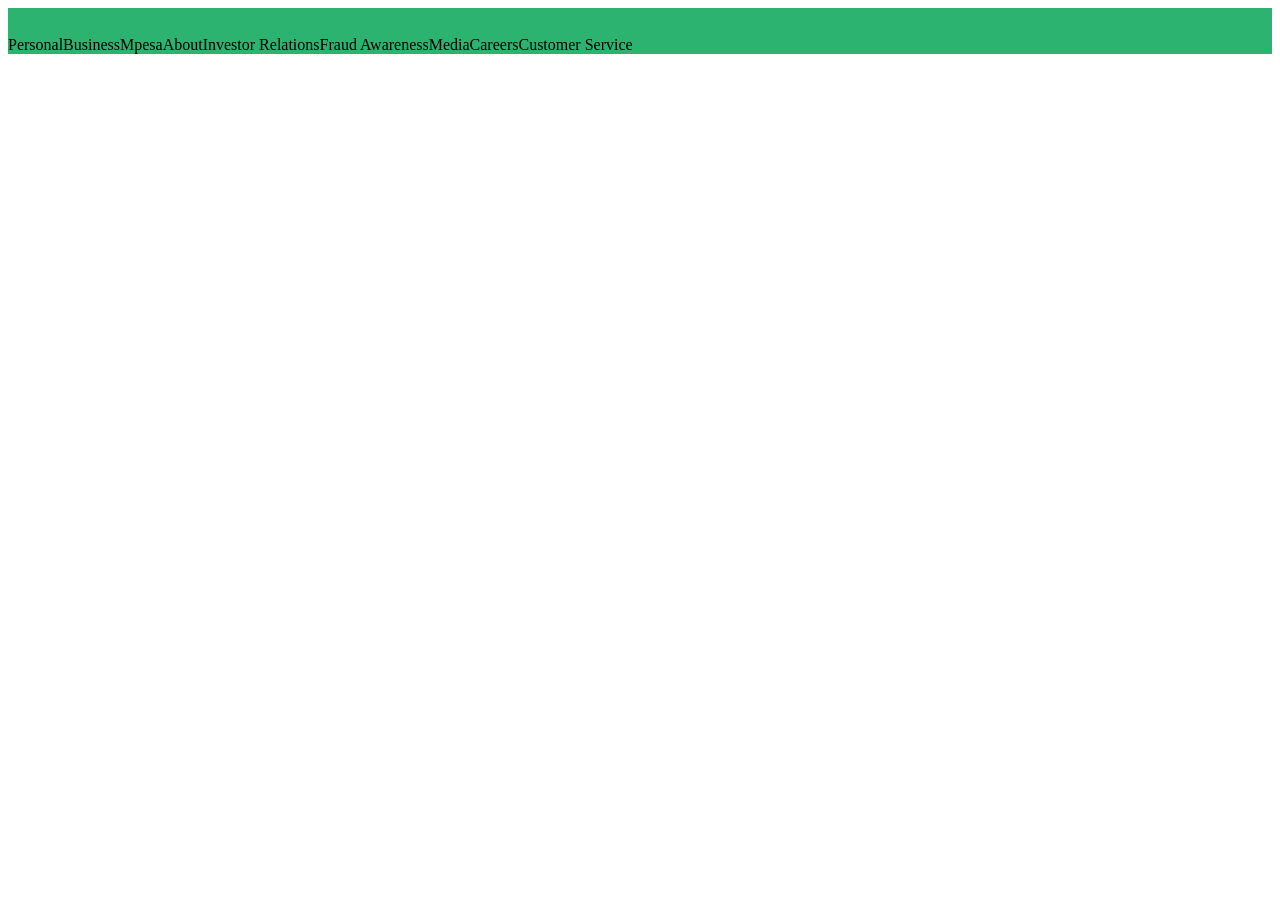
<file: index.html>
<!DOCTYPE html>
<html lang="en">
<head>
    <link rel="stylesheet" href="static/css/urembo.css">
    <link rel="shortcut icon" href="static/images/techies.jpg.jpg" type="image/x-icon">
    <meta charset="UTF-8">
    <meta name="viewport" content="width=device-width, initial-scale=1.0">
    <title>Safaricom</title>
</head>
<body>
    <ul>
        <li><a href="#"></a>Personal</a></li>
        <li><a href="#"></a>Business</a></li>
         <li><a href="#"></a>Mpesa</a></li>
        <li><a href="#"></a>About</a></li>
         <li><a href="#"></a>Investor Relations</a></li>
         <li><a href="#"></a>Fraud Awareness</a></li>
         <li><a href="#"></a>Media</a></li>
         <li><a href="#"></a>Careers</a></li>
         <li><a href="#"></a>Customer Service</a></li>
        
    </ul>
    
</body>
</html>
</file>
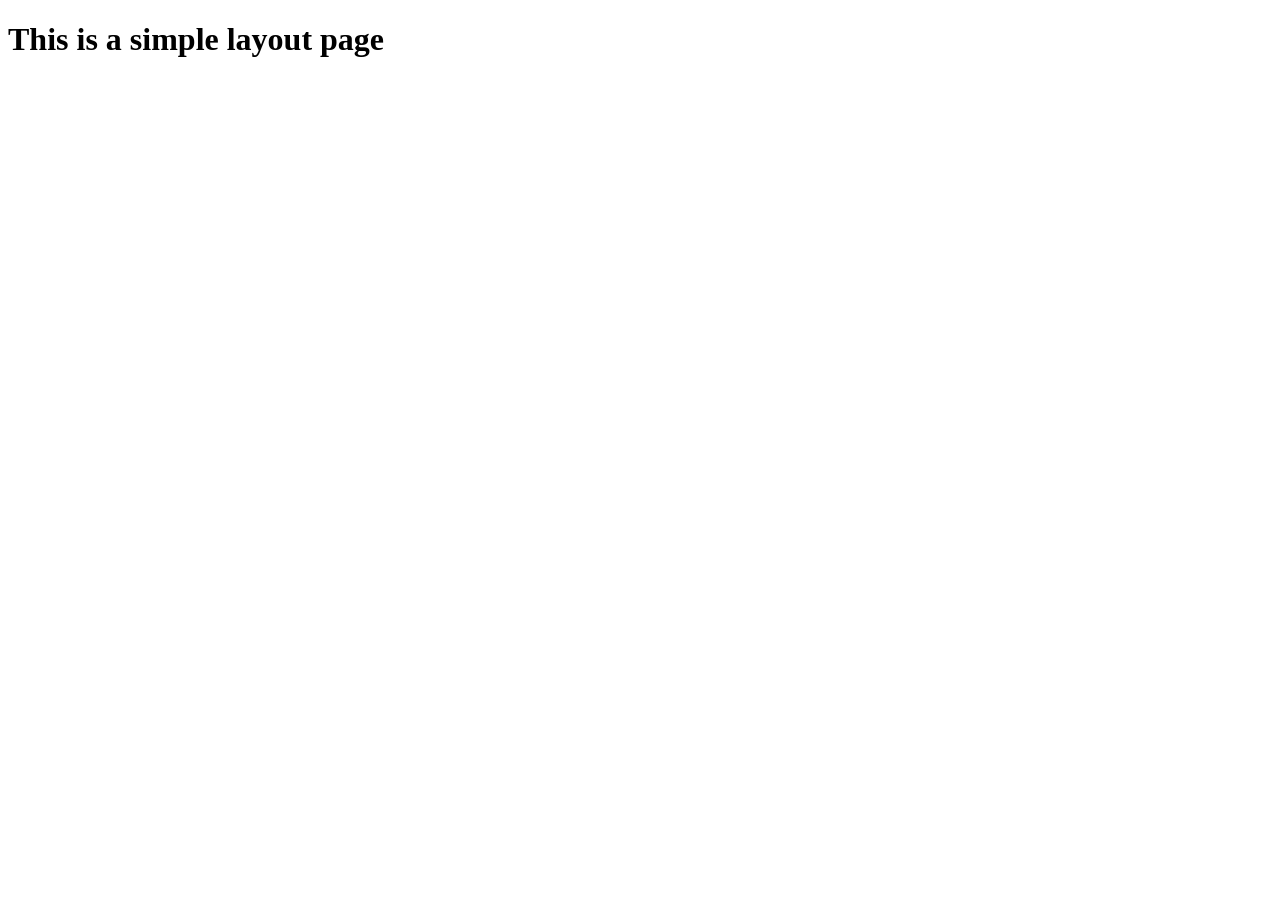
<file: add.html>
<!DOCTYPE html>
<html lang="en">
<head>
    <meta charset="UTF-8">
    <meta name="viewport" content="width=device-width, initial-scale=1.0">
    <title>Layouts</title>
</head>
<body>
    <h1>This is a simple layout page</h1>
    
</body>
</html>
</file>
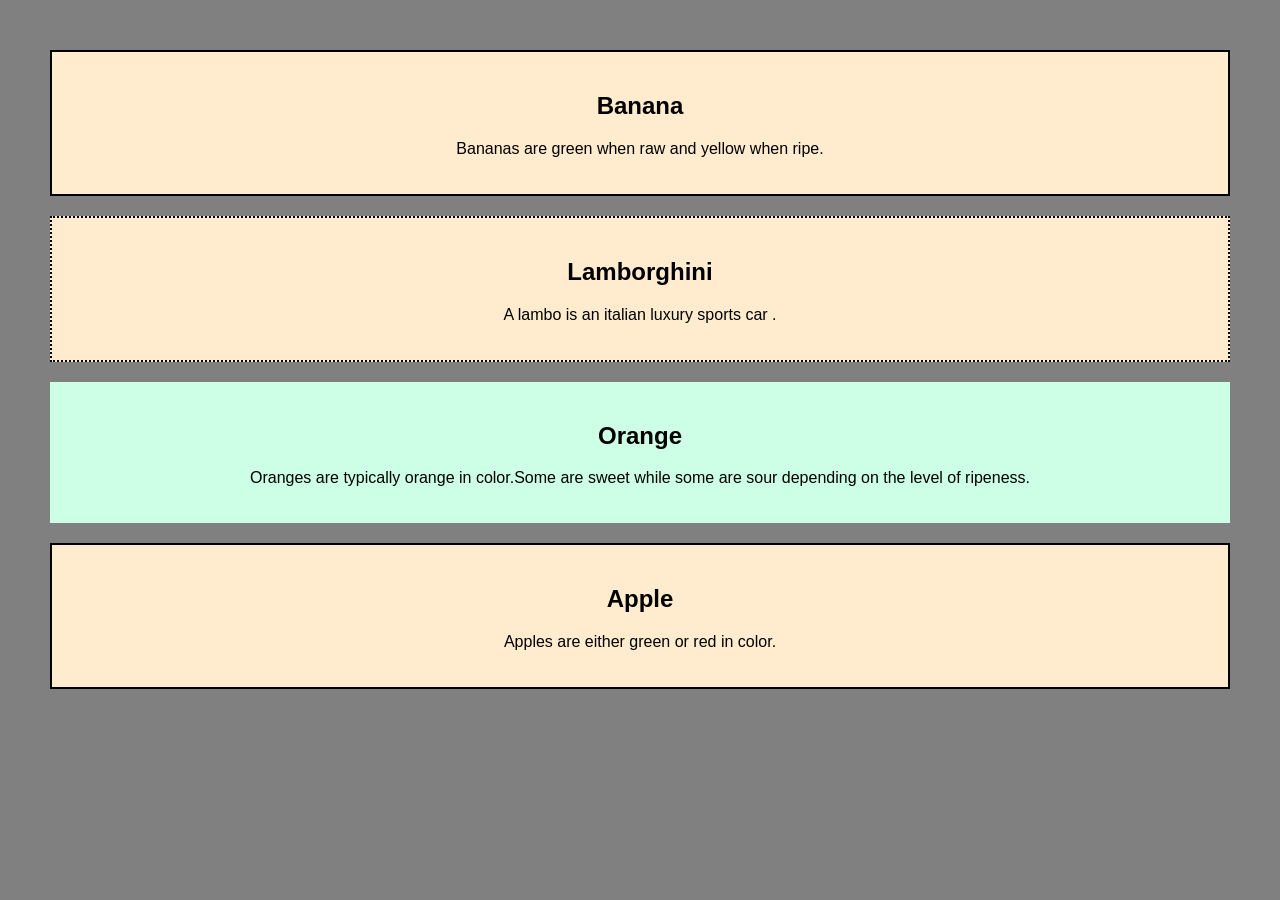
<file: div.html>
<!DOCTYPE html>
<html lang="en">
<head>
    <link rel="stylesheet" href="static/css/div.css" >
    <meta charset="UTF-8">
    <meta name="viewport" content="width=device-width, initial-scale=1.0">
    <title>Divs</title>
</head>
<body>
    <div class="fruits">
        <h2>Banana</h2>
        <p>Bananas are green when raw and yellow when ripe.</p>
    </div>
    <div class="cars">
        <h2>Lamborghini</h2>
        <p>A lambo is an italian luxury sports car .</p>
    </div>
        <div class="Fruits">
            <h2>Orange</h2>
            <p>Oranges are typically orange in color.Some are sweet while some are sour depending on the level of ripeness.</p>
        </div>
        <div class="fruits">
            <h2>Apple</h2>
            <p>Apples are either green or red in color.</p>
        </div>
</body>
</html>
</file>
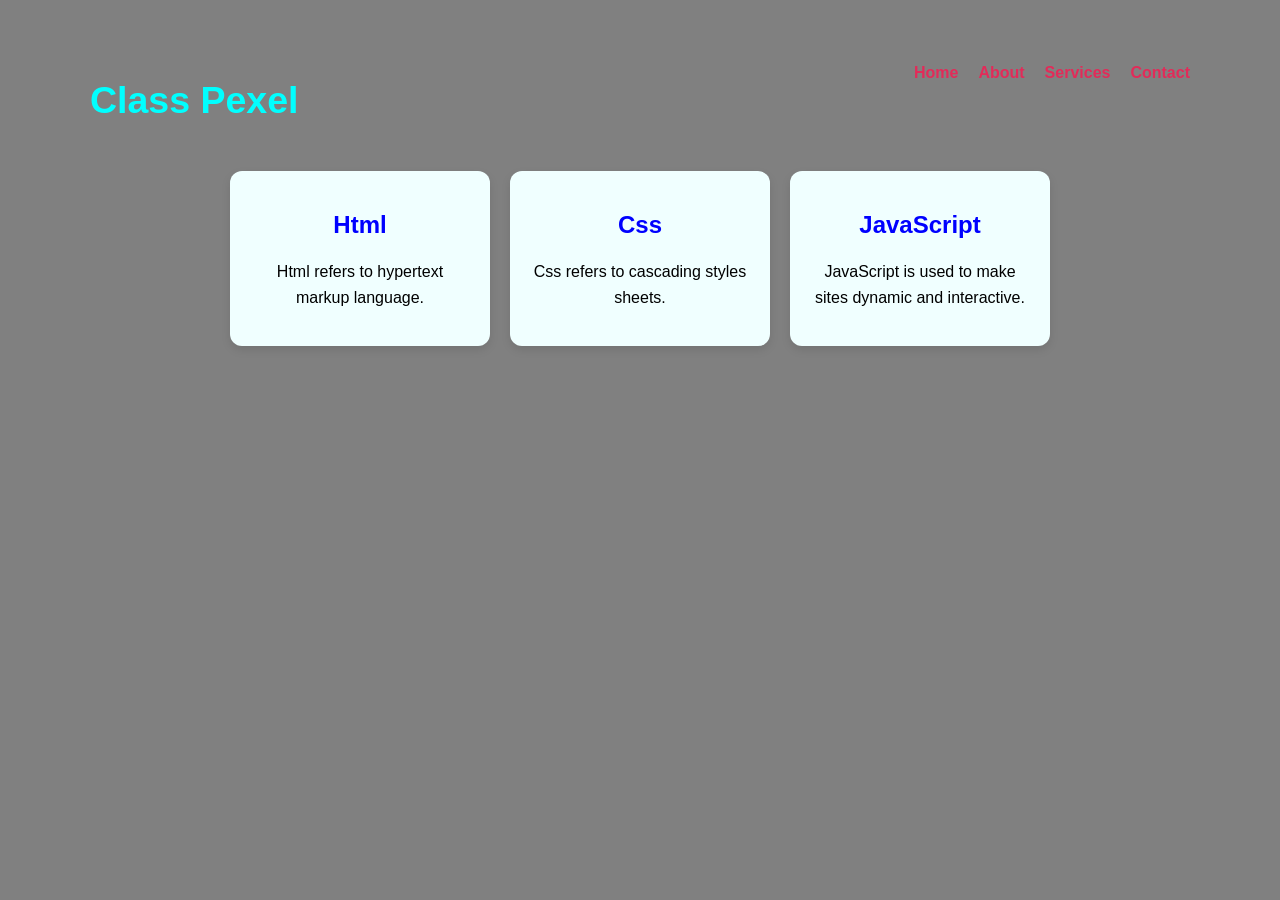
<file: div2.html>
<!DOCTYPE html>
<html lang="en">
<head>
    <link rel="stylesheet" href="static/css/div.css" >
    <meta charset="UTF-8">
    <meta name="viewport" content="width=device-width, initial-scale=1.0">
    <title>MySite</title>
</head>
<body>
    <!--start of navigation bar-->
    <header>
        <nav class="navbar">
            <div class="logo">
                <h1>Class Pexel</h1>
            </div>
            <ul class="nav-links">
                <li><a href="#">Home</a></li>
                <li><a href="#">About</a></li>
                 <li><a href="#">Services</a></li>
                 <li><a href="#">Contact</a></li>
            </ul>
        </nav>
    </header>
    <!--end of navigation bar-->
    <div class="container">
        <div class="card">
            <h2>Html</h2>
            <p>Html refers to hypertext markup language.</p>
        </div>
        <div class="card">
            <h2>Css</h2>
            <p>Css refers to cascading styles sheets.</p>
        </div>
        <div class="card">
            <h2>JavaScript</h2>
            <p>JavaScript is used to make sites dynamic and interactive.</p>
        </div>
    </div>
    
</body>
</html>
</file>
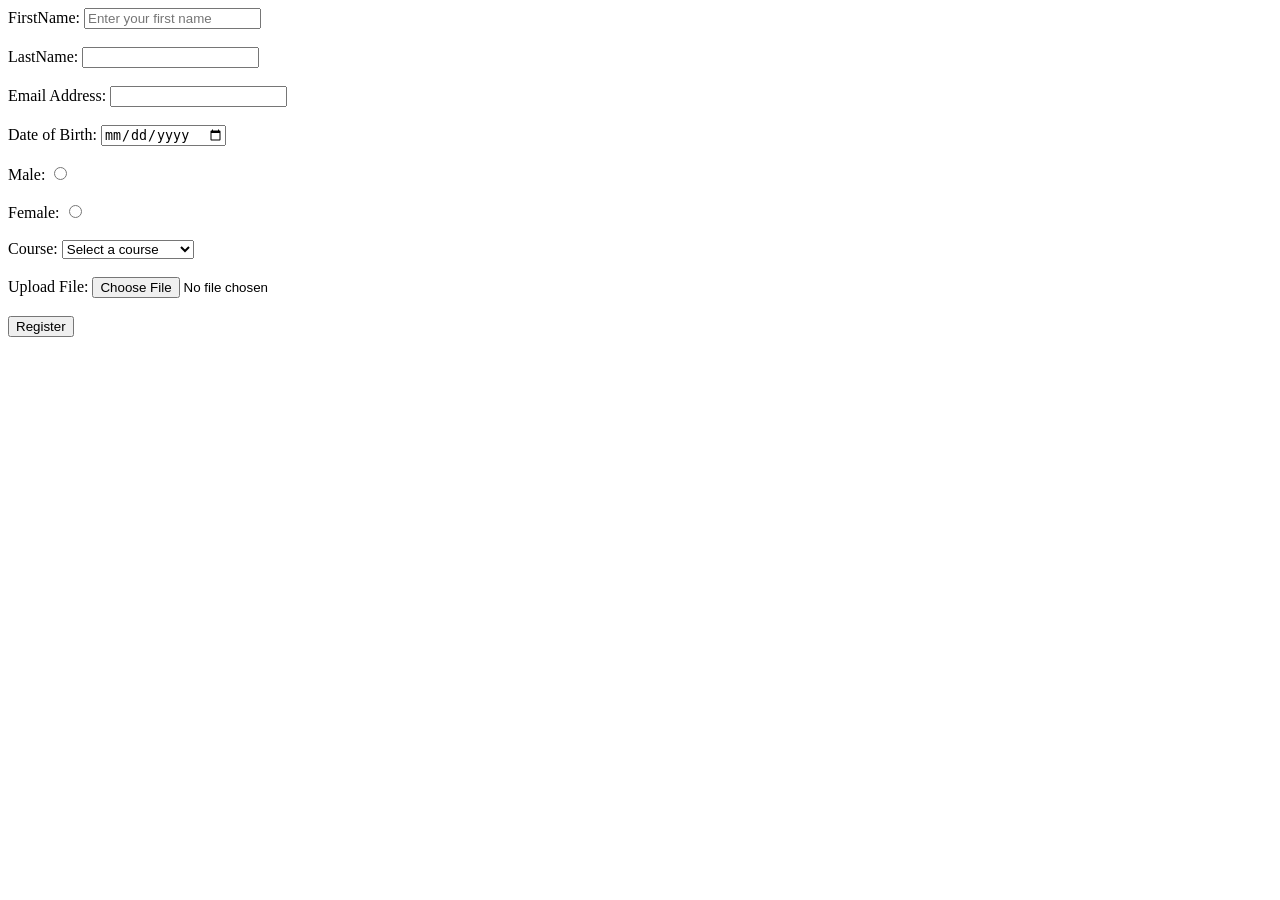
<file: forms.html>
<!DOCTYPE html>
<html lang="en">
<head>
    <meta charset="UTF-8">
    <meta name="viewport" content="width=device-width, initial-scale=1.0">
    <title>Form</title>
</head>
<body>
    <form action=""method="post">
        <label for="fname">FirstName:</label>
        <input type="text" id="fname" name="fname" placeholder="Enter your first name" required><br><br>

        <label for="lname">LastName:</label>
        <input type="text" id="lname" name="lname" required><br><br>

        <label for="email">Email Address:</label>
        <input type="email" id="email" name="email" required><br><br>

        <label for="dob">Date of Birth:</label>
        <input type="date" id="dob" name="dob" required><br><br>

        <label for="male">Male:</label>
        <input type="radio" id="male" name="gender" value="male" required><br><br>

        <label for="female">Female:</label>
        <input type="radio" id="female" name="gender" value="female" required><br><br>

        <label for="course">Course:</label>
        <select name="course" name="course" required>
            <option value="">Select a course</option>
            <option value="web development">Web Development</option>
            <option value="data science">Data Science</option>
            <option value="cyber security">Cyber Security</option>
        </select><br><br>
        
       <label for="upload">Upload File:</label>
        <input type="file" id="upload" name="upload" required><br><br>

        <input type="submit" value="Register">
</body>
</html>
</file>
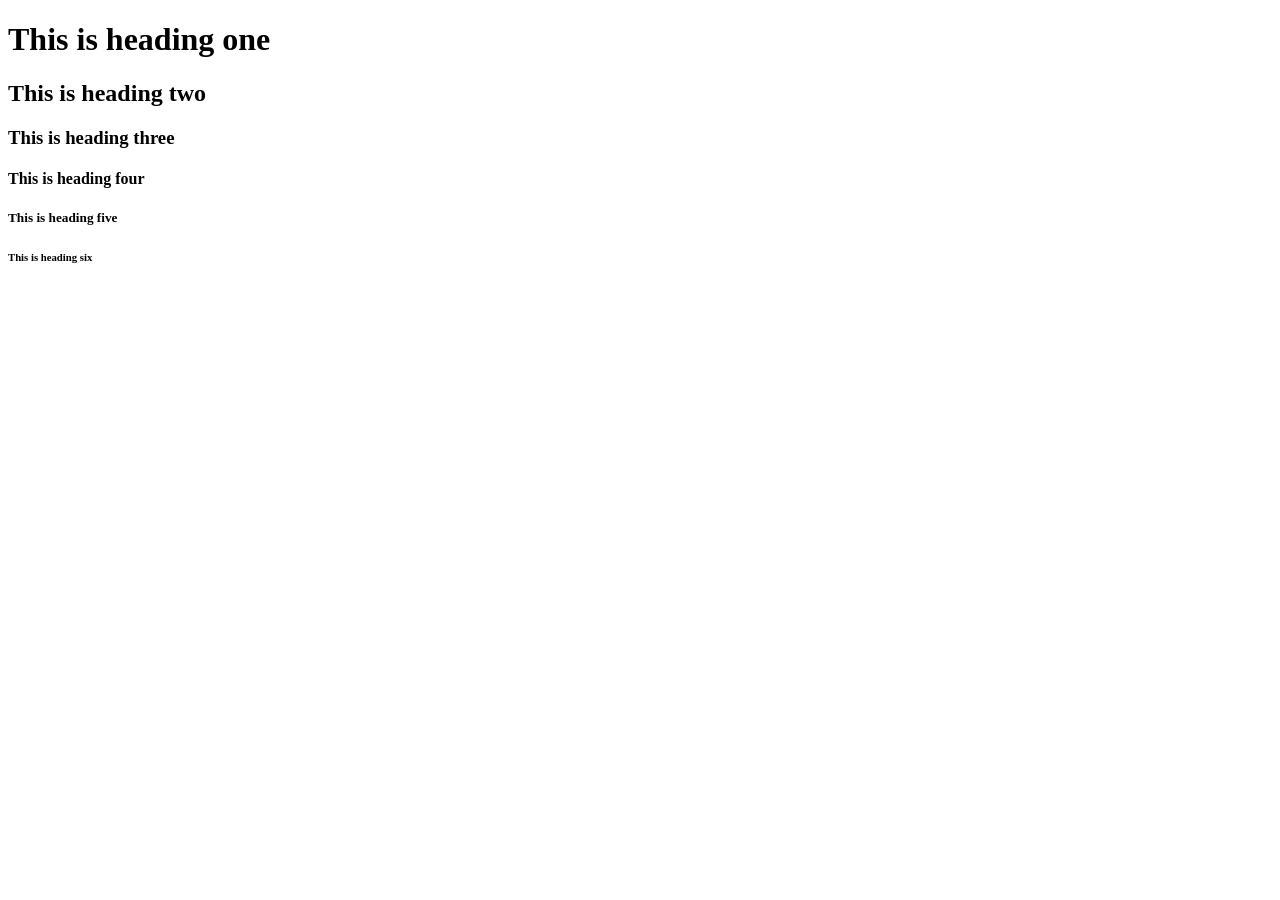
<file: heading.html>
<!DOCTYPE html>
<html lang="en">
<head>
    <meta charset="UTF-8">
    <meta name="viewport" content="width=device-width, initial-scale=1.0">
    <title>Headings</title>
</head>
<body>
    <h1>This is heading one</h1>
    <h2>This is heading two</h2>
    <h3>This is heading three</h3>
    <h4>This is heading four</h4>
    <h5>This is heading five</h5>
    <h6>This is heading six</h6>
    
</body>
</html>
</file>
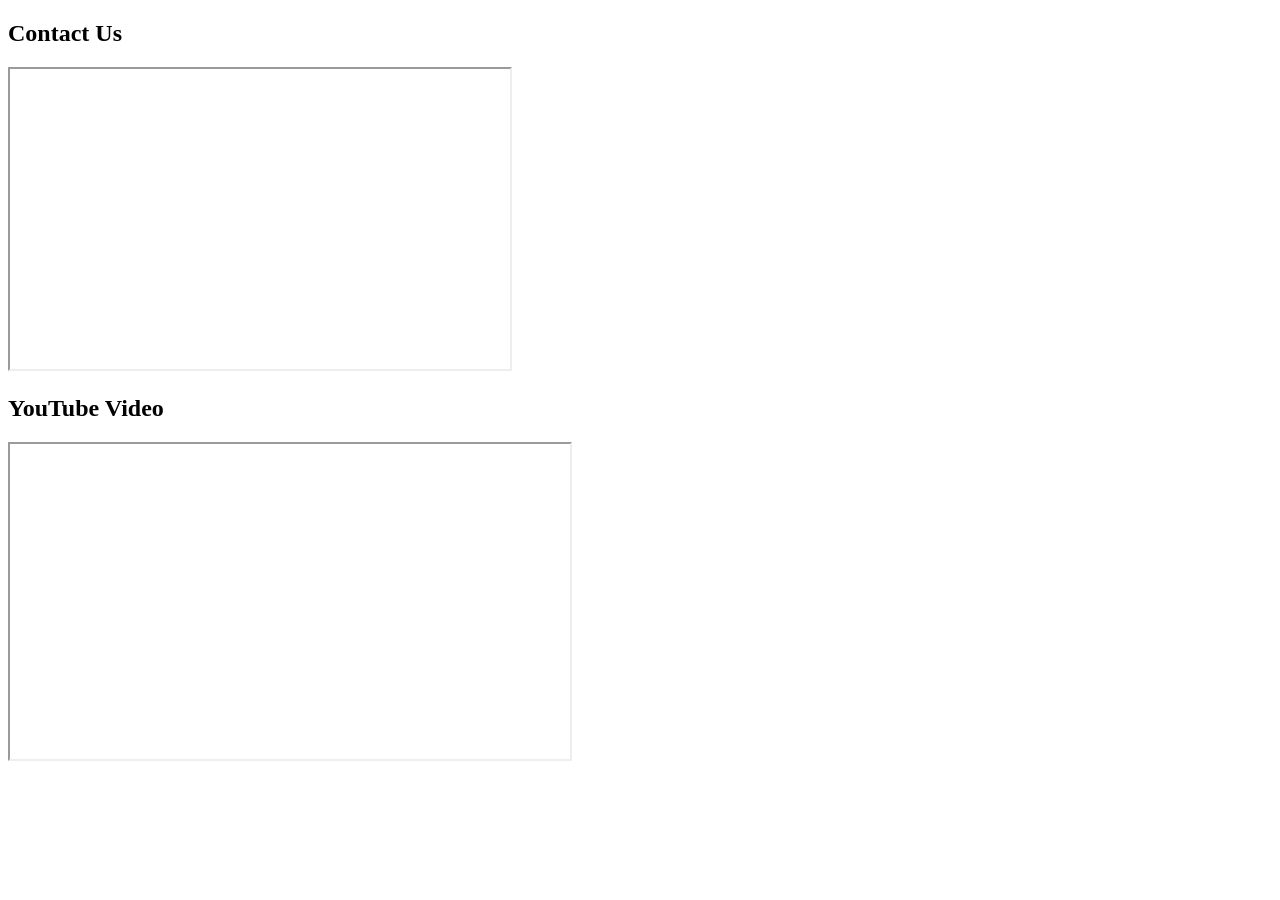
<file: iframe.html>
<!DOCTYPE html>
<html lang="en">
<head>
    <meta charset="UTF-8">
    <meta name="viewport" content="width=device-width, initial-scale=1.0">
    <title>iframe</title>
</head>
<body>
    <h2>Contact Us</h2>
<iframe
    src="https://maps.google.com/maps?q=Nairobi&output=embed"
    width="500"
    height="300">
</iframe>
<h2>YouTube Video</h2>
<iframe
      width="560"
        height="315"
        src="https://www.youtube.com/embed/CwxtrbpL1Mk"
        allowfullscreen>
</iframe>

</body>
</html>
</file>
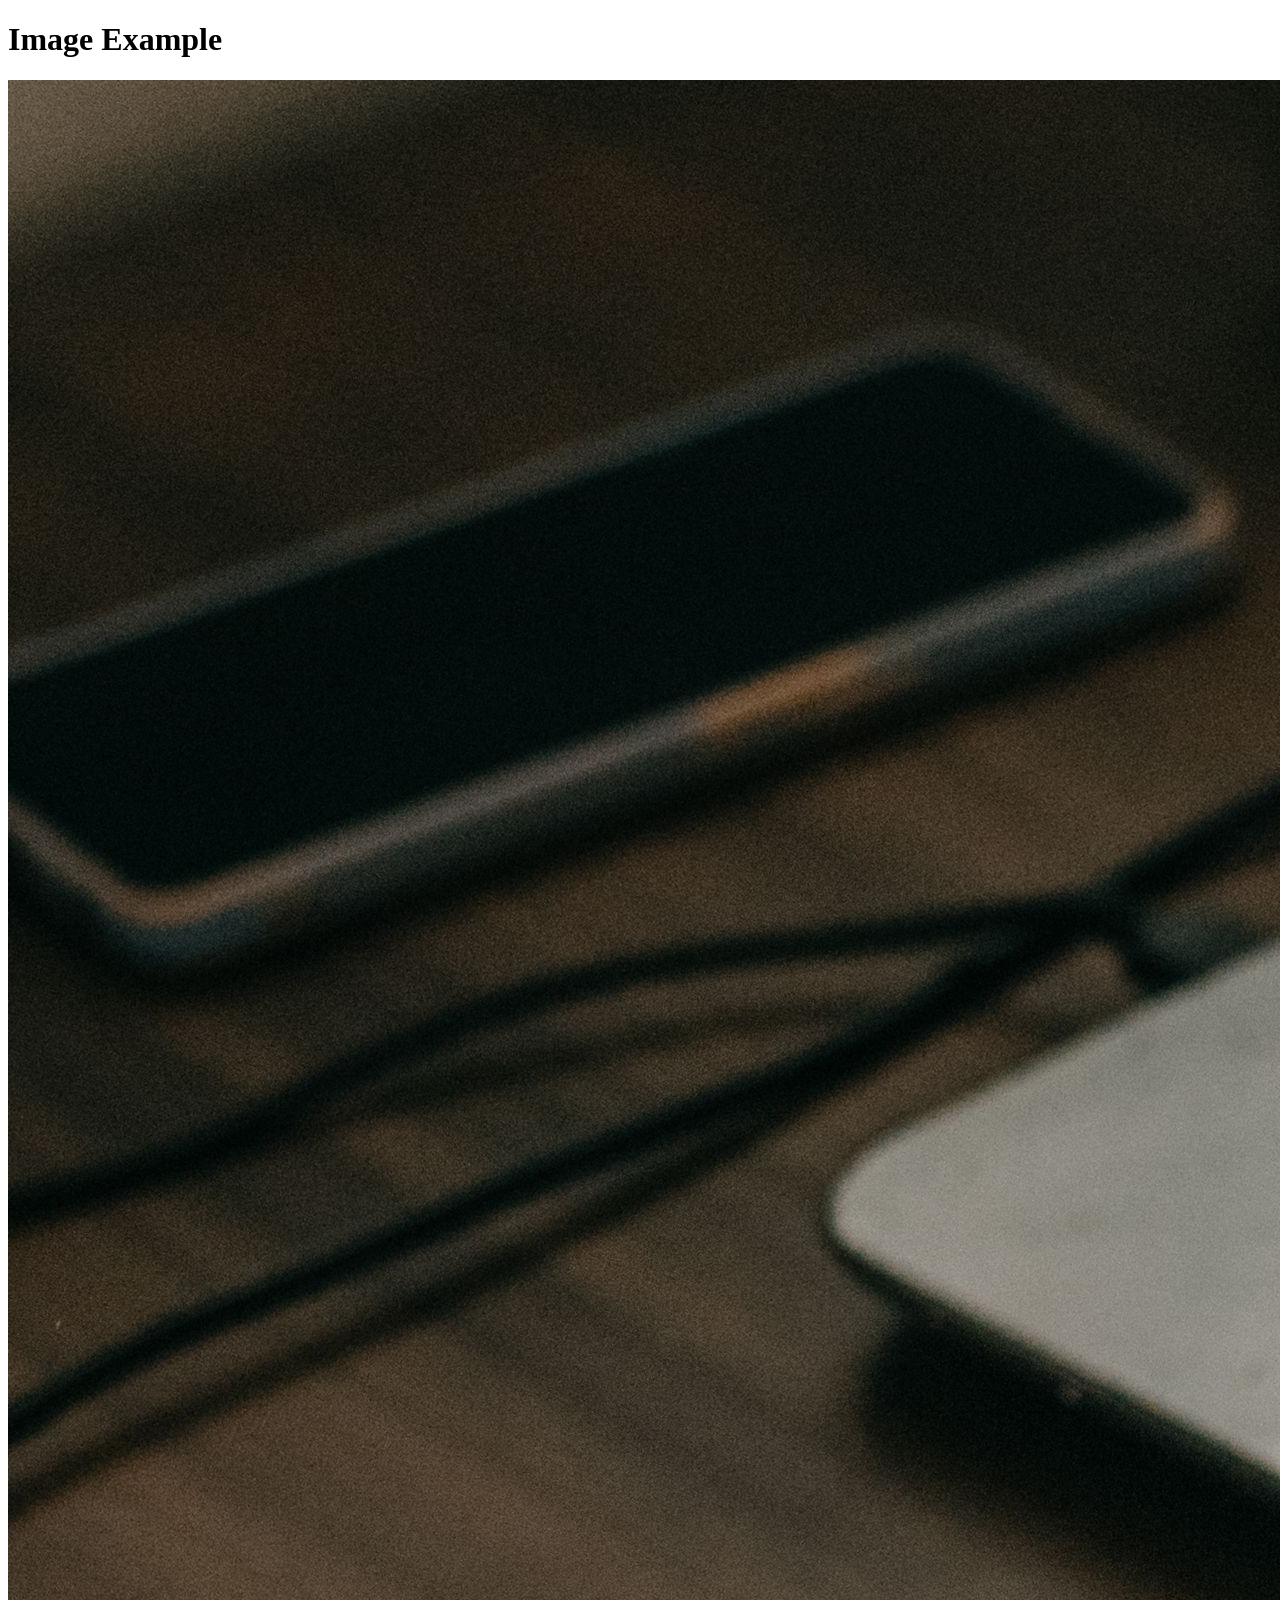
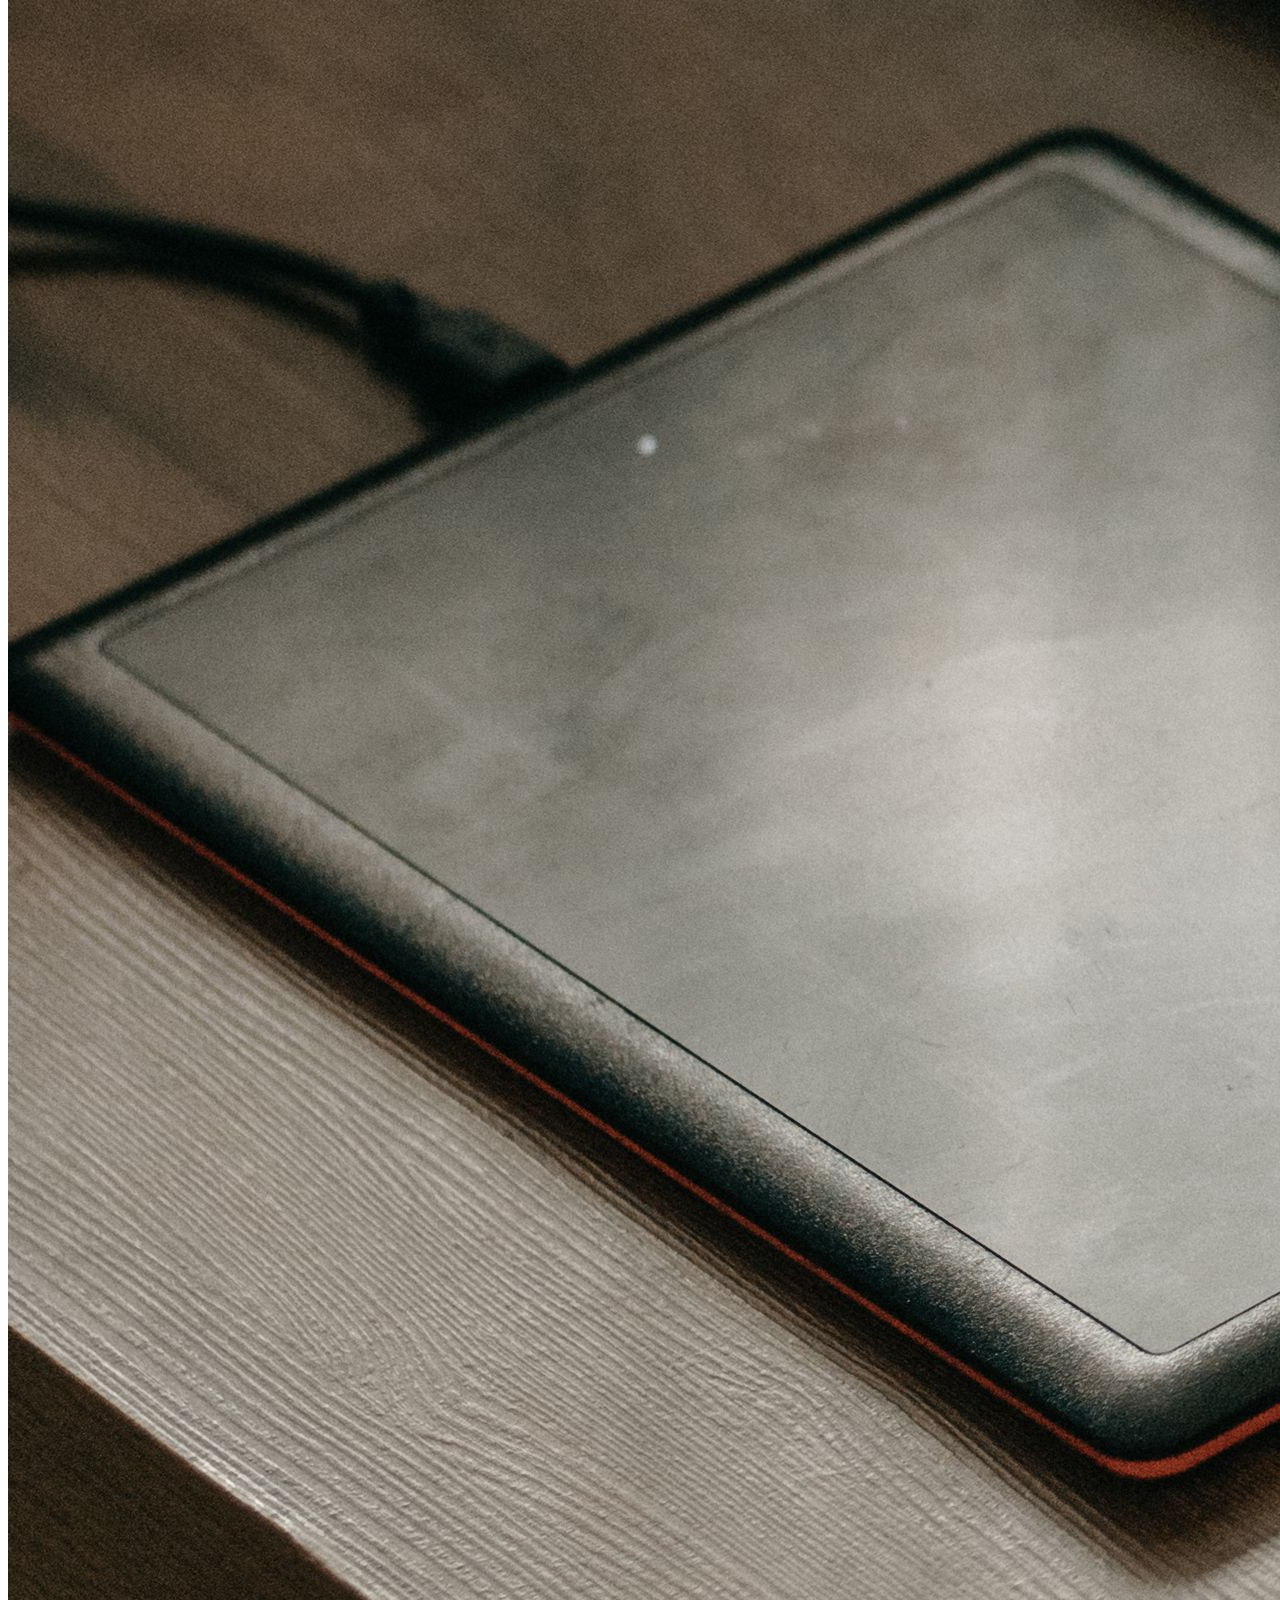
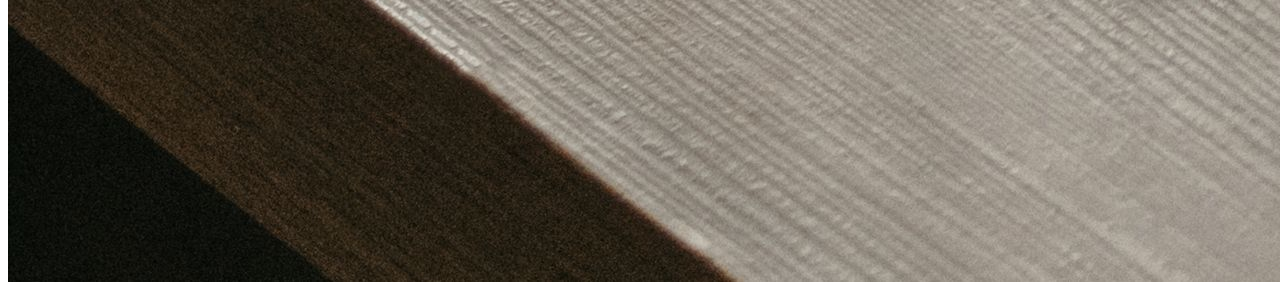
<file: images.html>
<!DOCTYPE html>
<html lang="en">
<head>
    <meta charset="UTF-8">
    <meta name="viewport" content="width=device-width, initial-scale=1.0">
    <title>Images</title>
</head>
<body>
   <h1>Image Example</h1> 
   <img src="static/images/computer.jpg.jpg"alt="width="500

</body>
</html>
</file>
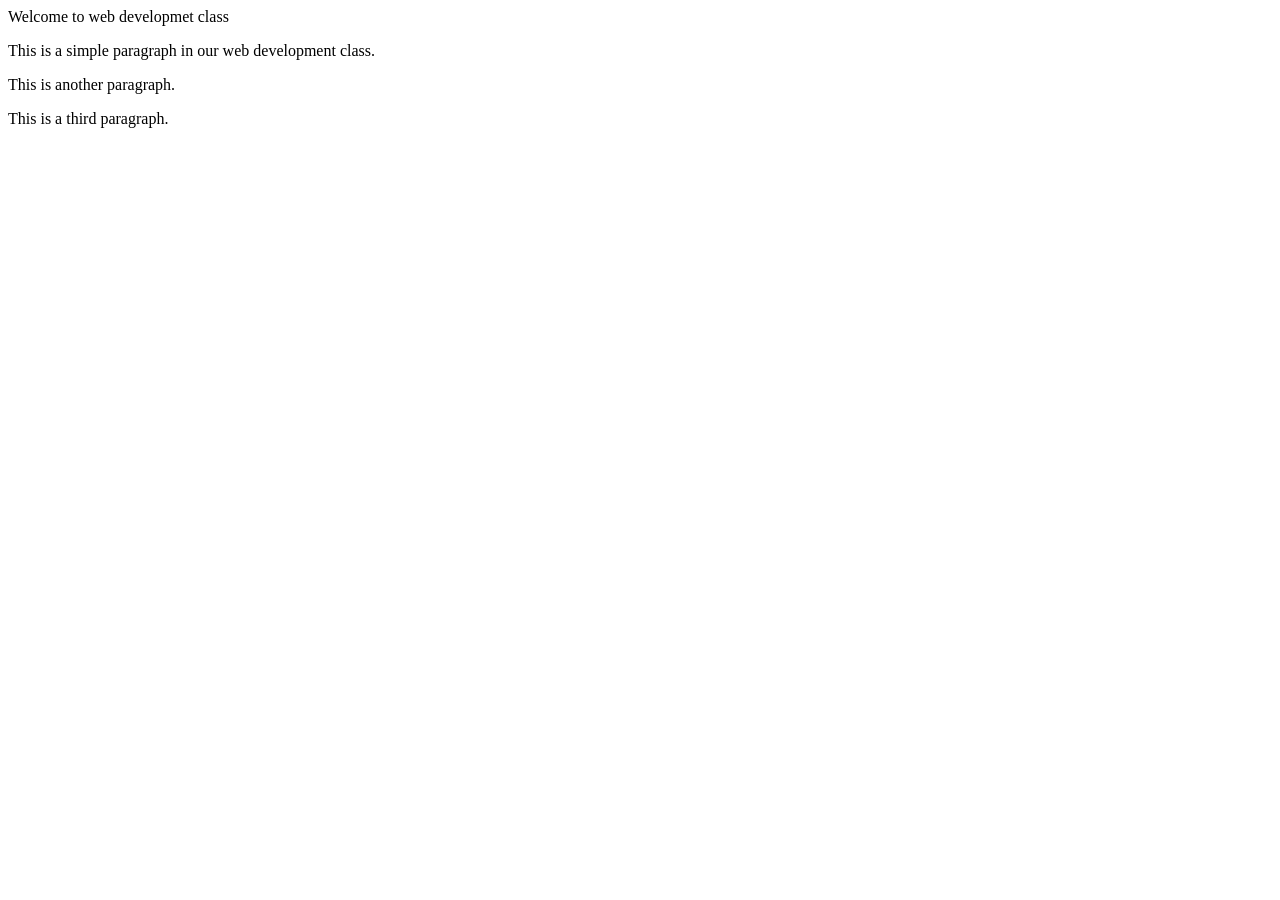
<file: intro.html>
<!DOCTYPE html>
<html lang="en">
<head>
    <meta charset="UTF-8">
    <meta name="viewport" content="width=device-width, initial-scale=1.0">
    <title>WEB DEVELOPMENT CLASS.</title>
</head>
<body
  <h1>Welcome to web developmet class</h1> 
  <p>This is a simple paragraph in our web development class.</p> 
  <p>This is another paragraph.</p>
  <p>This is a third paragraph.</p>
</body>
</html>
</file>
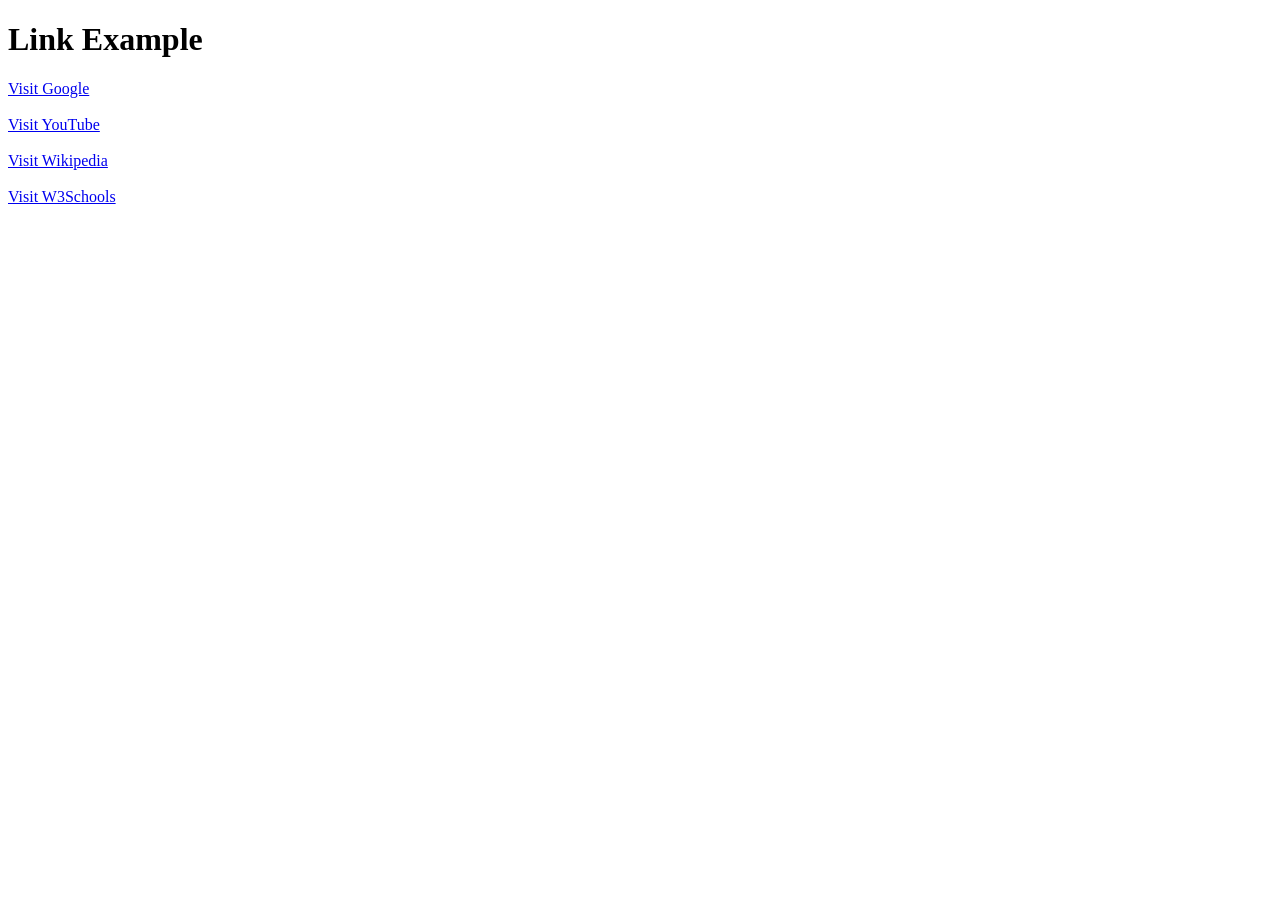
<file: links.html>
<!DOCTYPE html>
<html lang="en">
<head>
    <meta charset="UTF-8">
    <meta name="viewport" content="width=device-width, initial-scale=1.0">
    <title>Links</title>
</head>
<body>
    <h1>Link Example</h1>
   <a href="https://www.google.com">Visit Google</a><br><br>
   <a href="https://www.youtube.com">Visit YouTube</a><br><br>
   <a href="https://www.wikipedia.org">Visit Wikipedia</a><br><br>
   <a href="https://www.w3schools.com">Visit W3Schools</a><br><br>
</body>
</html>
</file>
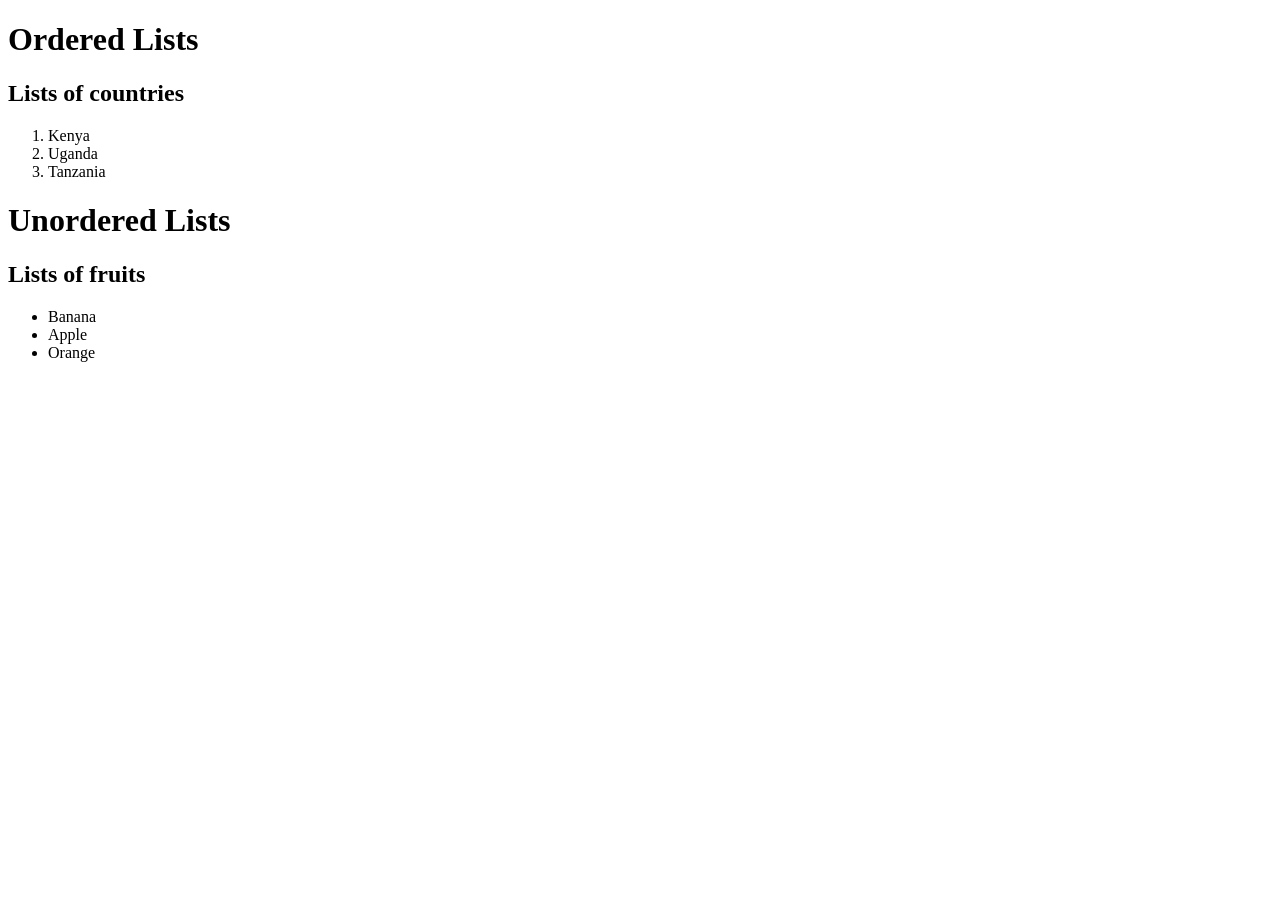
<file: lists.html>
<!DOCTYPE html>
<html lang="en">
<head>
    <meta charset="UTF-8">
    <meta name="viewport" content="width=device-width, initial-scale=1.0">
    <title>lists</title>
</head>
<body>
 <h1>Ordered Lists</h1>
<h2>Lists of countries</h2>

        <ol>
         <li>Kenya</li>
         <li>Uganda</li>
         <li>Tanzania</li>
         </ol>
 <h1>Unordered Lists</h1>
 <h2>Lists of fruits</h2>
    <ul>
        <li>Banana</li>
        <li>Apple</li>
        <li>Orange</li>
    </ul>


 
</body>
</html>
</file>
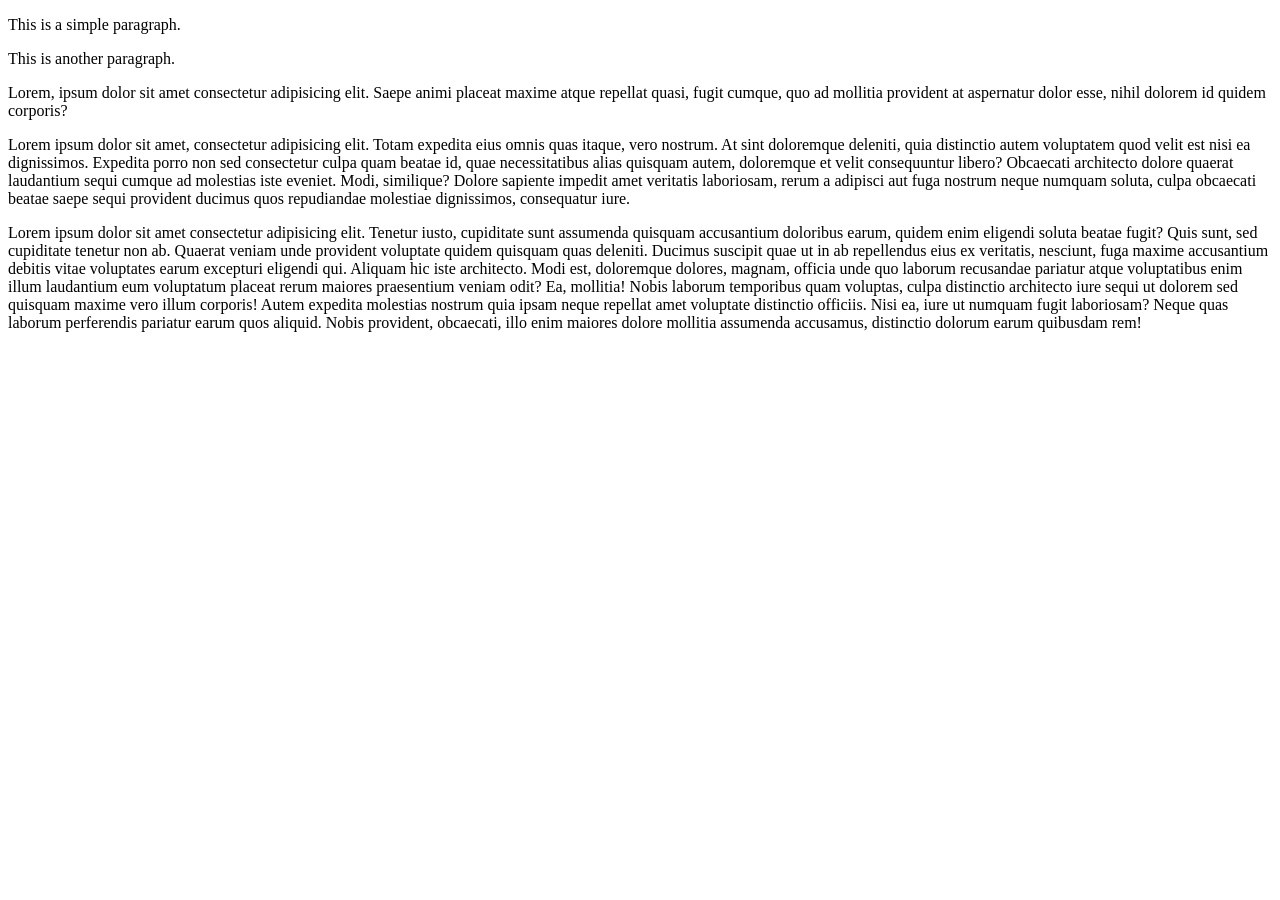
<file: paragraph.html>
<!DOCTYPE html>
<html lang="en">
<head>
    <meta charset="UTF-8">
    <meta name="viewport" content="width=device-width, initial-scale=1.0">
    <title>Paragraph</title>
</head>
<body>
    <P>This is a simple paragraph.</P>
    <p>This is another paragraph.</p>
    <p>Lorem, ipsum dolor sit amet consectetur adipisicing elit. Saepe animi placeat maxime atque repellat quasi, fugit cumque, quo ad mollitia provident at aspernatur dolor esse, nihil dolorem id quidem corporis?</p>
    <p>Lorem ipsum dolor sit amet, consectetur adipisicing elit. Totam expedita eius omnis quas itaque, vero nostrum. At sint doloremque deleniti, quia distinctio autem voluptatem quod velit est nisi ea dignissimos.
    Expedita porro non sed consectetur culpa quam beatae id, quae necessitatibus alias quisquam autem, doloremque et velit consequuntur libero? Obcaecati architecto dolore quaerat laudantium sequi cumque ad molestias iste eveniet.
    Modi, similique? Dolore sapiente impedit amet veritatis laboriosam, rerum a adipisci aut fuga nostrum neque numquam soluta, culpa obcaecati beatae saepe sequi provident ducimus quos repudiandae molestiae dignissimos, consequatur iure.</p>
    <p>Lorem ipsum dolor sit amet consectetur adipisicing elit. Tenetur iusto, cupiditate sunt assumenda quisquam accusantium doloribus earum, quidem enim eligendi soluta beatae fugit? Quis sunt, sed cupiditate tenetur non ab.
    Quaerat veniam unde provident voluptate quidem quisquam quas deleniti. Ducimus suscipit quae ut in ab repellendus eius ex veritatis, nesciunt, fuga maxime accusantium debitis vitae voluptates earum excepturi eligendi qui.
    Aliquam hic iste architecto. Modi est, doloremque dolores, magnam, officia unde quo laborum recusandae pariatur atque voluptatibus enim illum laudantium eum voluptatum placeat rerum maiores praesentium veniam odit? Ea, mollitia!
    Nobis laborum temporibus quam voluptas, culpa distinctio architecto iure sequi ut dolorem sed quisquam maxime vero illum corporis! Autem expedita molestias nostrum quia ipsam neque repellat amet voluptate distinctio officiis.
    Nisi ea, iure ut numquam fugit laboriosam? Neque quas laborum perferendis pariatur earum quos aliquid. Nobis provident, obcaecati, illo enim maiores dolore mollitia assumenda accusamus, distinctio dolorum earum quibusdam rem!</p>
    
</body>
</html>
</file>
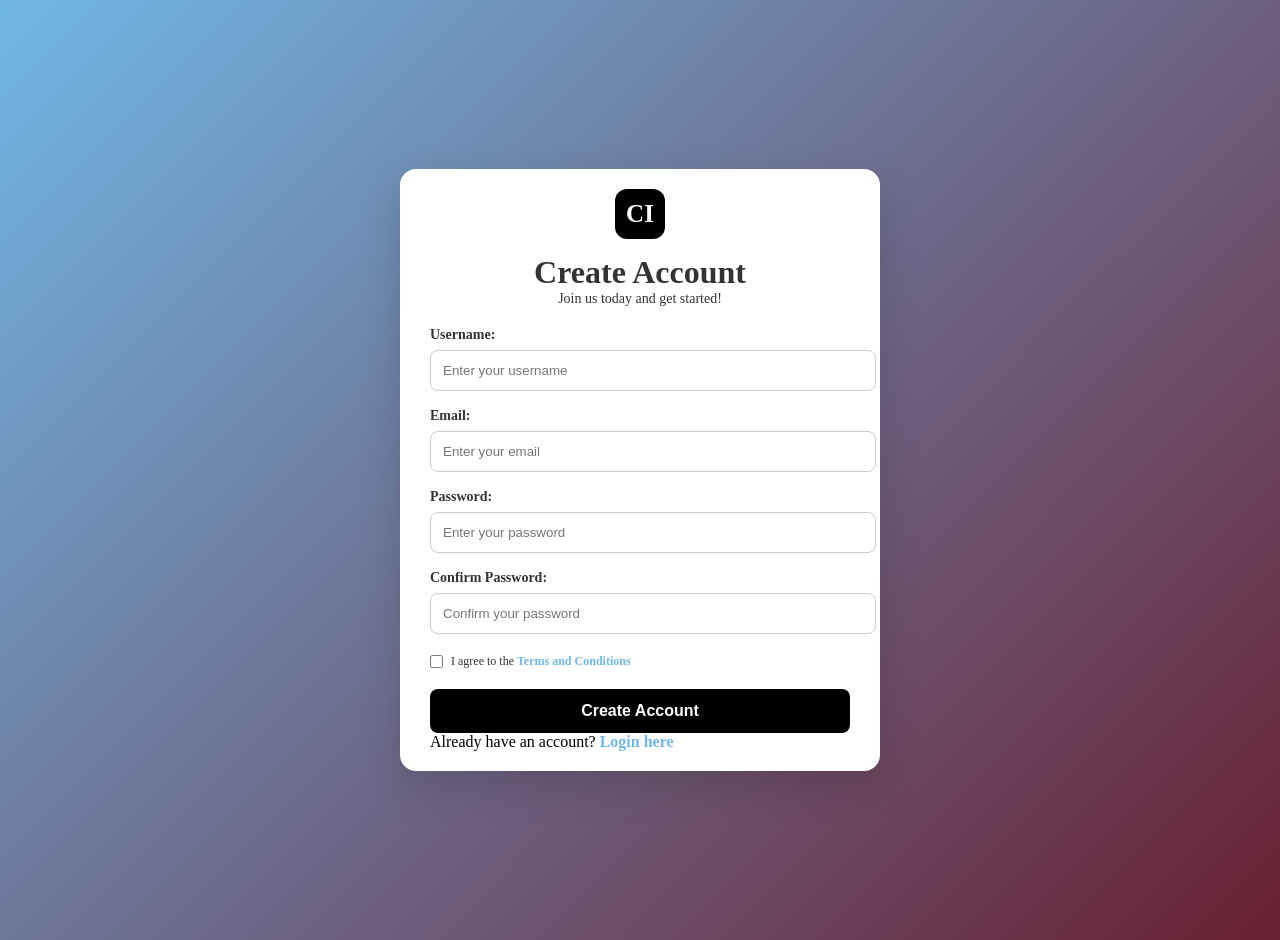
<file: register.html>
<!DOCTYPE html>
<html lang="en">
<head>
    <link rel="stylesheet" href="static/css/register.css">
    <meta charset="UTF-8">
    <meta name="viewport" content="width=device-width, initial-scale=1.0">
    <title>Create Account</title>
</head>
<body>
    <div class="container">
        <div class="logo">CI</div>
        <h1>Create Account</h1>
        <p class="subtitle">Join us today and get started!</p>
        <form action="" method="post">
            <div class="input-group">
                <label for="username">Username:</label>
                <input type="text" id="username" name="username" placeholder="Enter your username" required>
            </div>
            <div class="input-group">
                <label for="email">Email:</label>
                <input type="email" id="email" name="email" placeholder="Enter your email" required>
            </div>
            <div class="input-group">
                <label for="password">Password:</label>
                <input type="password" id="password" name="password" placeholder="Enter your password" required>
            </div>
            <div class="input-group">
                <label for="confirm_password">Confirm Password:</label>
                <input type="password" id="confirm_password" name="confirm_password" placeholder="Confirm your password" required>
            </div>
            <div class="terms">
                <input type="checkbox" id="terms" name="terms" required>
                <label for="terms">I agree to the <a href="#">Terms and Conditions</a></label>
            </div>
            <button type="submit">Create Account</button>
        </form>
        <p>Already have an account? <a href="#">Login here</a></p>
    </div>
</body>
</html>
</file>
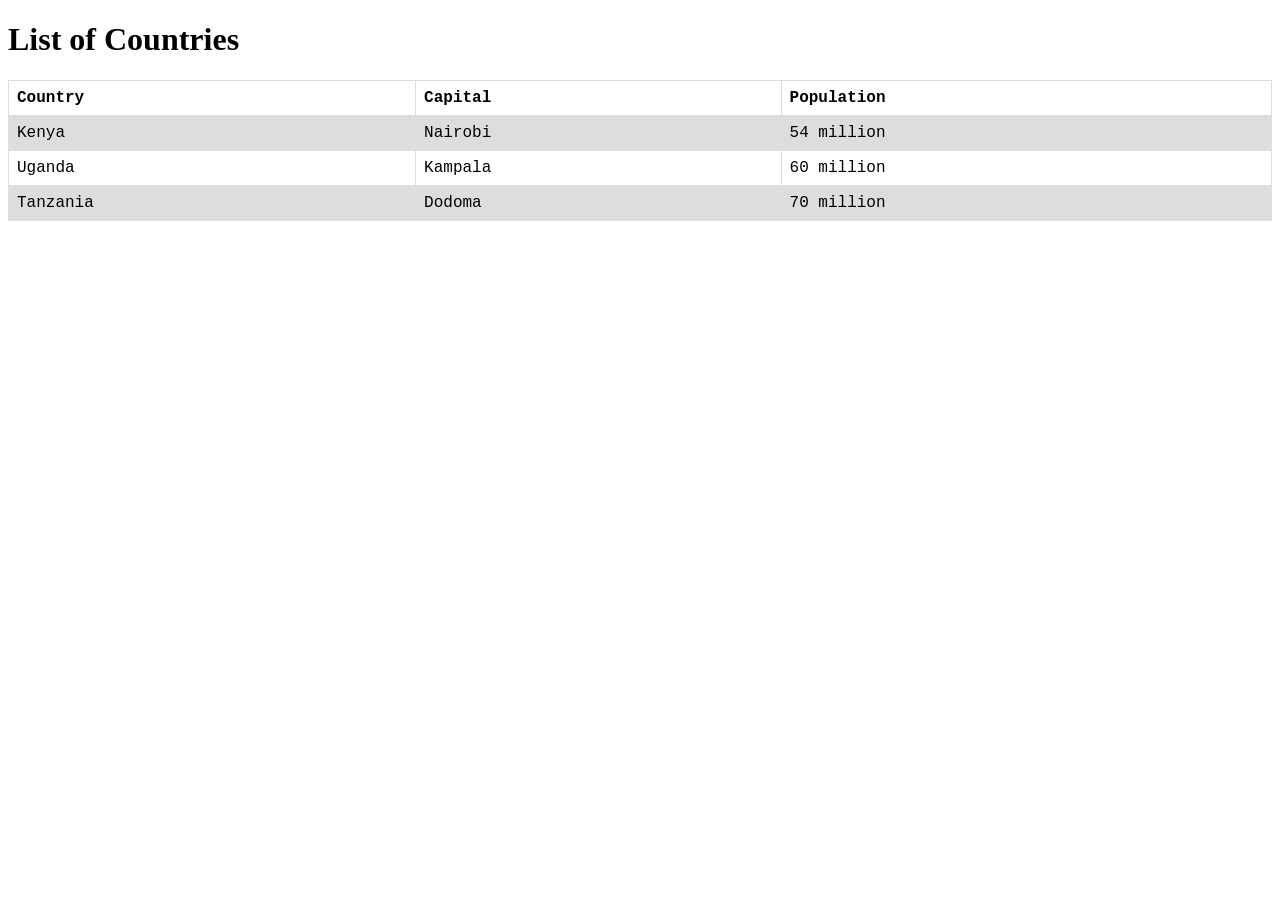
<file: table.html>
<!DOCTYPE html>
<html lang="en">
<head>
    <link rel="stylesheet" href="static/css/style.css" >
    <meta charset="UTF-8">
    <meta name="viewport" content="width=device-width, initial-scale=1.0">
    <title>Table</title>
</head>
<body>
    <h1>List of Countries</h1>
    <table>
        <tr>
            <th>Country</th>
            <th>Capital</th>
            <th>Population</th>
        </tr>
        <tr>
            <td>Kenya</th>
            <td>Nairobi</th>
            <td>54 million</th>
        </tr>
        <tr>
            <td>Uganda</td>
            <td>Kampala</td>
            <td>60 million</td>
        </tr>
        <tr>
            <td>Tanzania</td>
            <td>Dodoma</td>
            <td>70 million</td>
        </tr>

    </table>
    
</body>
</html>
</file>
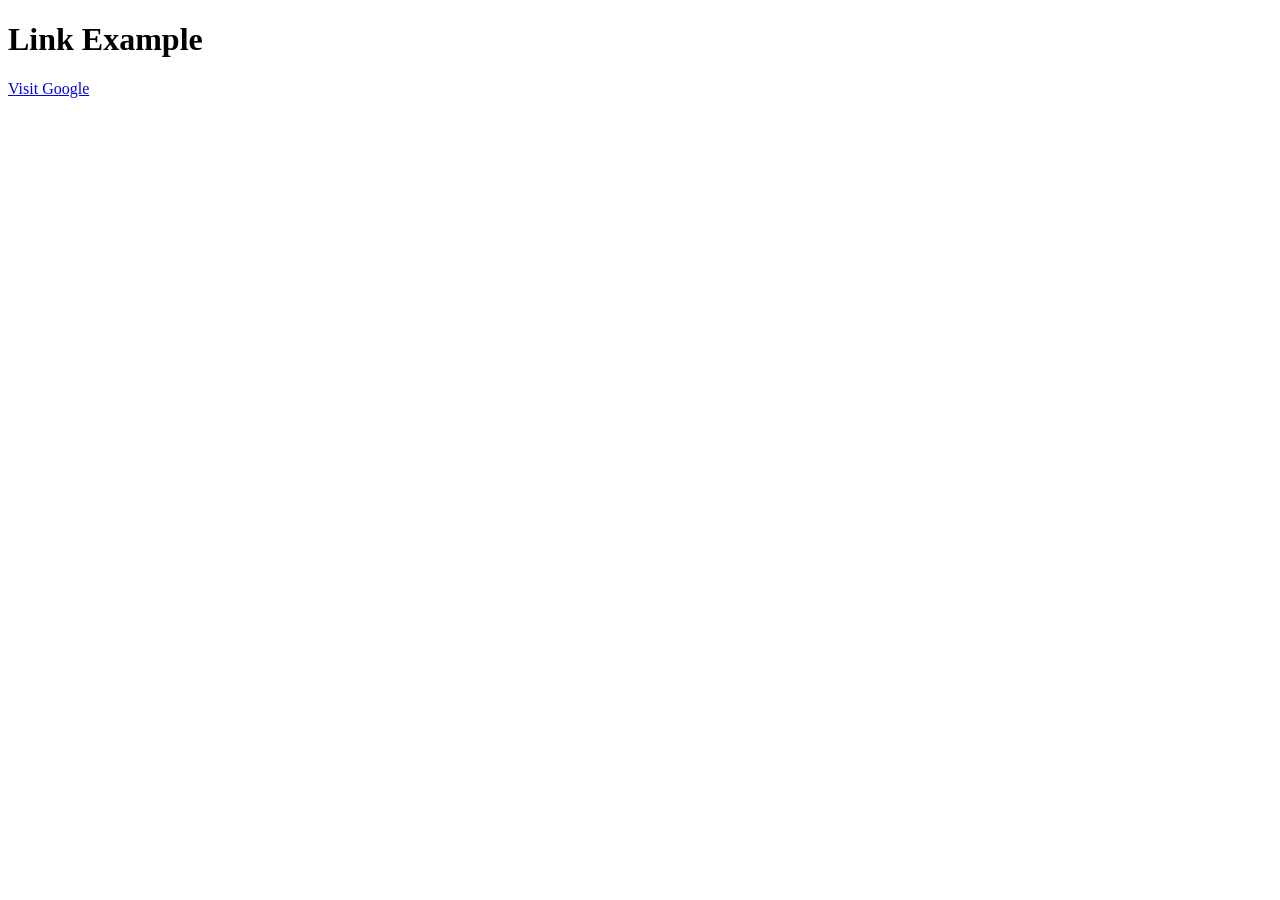
<file: static/links.html>
<!DOCTYPE html>
<html lang="en">
<head>
    <meta charset="UTF-8">
    <meta name="viewport" content="width=device-width, initial-scale=1.0">
    <title>Links</title>
</head>
<body>
    <h1>Link Example</h1>
   <a href="https://www.google.com">Visit Google</a><br><br>
   <a href="heading.html"Visit Heading</a><br><br>
</body>
</html>
</file>
<file: static/css/urembo.css>
ul{
    list-style-type:none;
    margin:0;
    padding:0;
    overflow: hidden;
    background-color: rgb(45, 179, 112);
}
li{
    float: left;
}
li a{
    display: block;
    color: white;
    text-align: center;
    padding: 14px 16px;
    text-decoration: none;
    font-family: 'Courier New', Courier, monospace;

}
li a:hover{
    background-color: black;
}
</file>
<file: static/css/div.css>
.fruits{
    background-color: blanchedalmond;
    margin: 20px;
    padding: 20px;
    border: 2px solid black;
    text-align: center;
    color: black;
}
.cars{
    background-color: blanchedalmond;
    margin: 20px;
    padding: 20px;
    border: 2px dotted black;
    text-align: center;
    color: rgb(0, 0, 0); 
}
.Fruits{
     background-color: rgb(205, 255, 230);
    margin: 20px;
    padding: 20px;
    border: 2px mixed black;
    text-align: center;
    color: rgb(0, 0, 0);
}
body{
    font-family: Arial, Helvetica, sans-serif;
    background-color: grey;
    margin: 0;
    padding: 30px;
}
.container{
    display: flex;
    gap: 20px;
    justify-content: center;
    flex-wrap: wrap;
}
.card{
    background-color: azure;
    padding: 20px;
    width: 220px;
    border-radius: 12px;
    transition: transform 0.2s;
    box-shadow: 0 4px 10px rgba(0, 0, 0, 0.1);
    text-align: center;
}
.card h2{
    color: blue;
}
.card p{
    color: black;
    line-height: 1.6;
}
.card :hover{
    transform: translateY(-5px);
    box-shadow: 0 8px 20px rgba(0, 0, 0, 0.2);
}
.navbar{
    max-width: 1100px;
    margin: 0 auto;
    padding: 18px 20px;
    display: flex;
    justify-content: space-between;
    flex-wrap: wrap;
    gap: 15px;
}
.logo{
    color: aqua;
    font-size: 25px;
}
.nav-links{
    list-style-type: none;
    display: flex;
    gap: 20px;
    flex-wrap: wrap;
}
.nav-links a{  color: rgb(226, 43, 89);
    text-decoration: none;
    font-weight: bold;
    transition: color 0.3s;
}
     .nav-links a:hover{
        color: blue;
    }
</file>
<file: static/css/register.css>
*{
    margin:0;
    padding:0;
    font-family: 'Arial', 'Helvetica', sans-serif';
    box-sizing:border-box;
}
body{
    min-height:100vh;
    display:grid;
    place-items:center;
    padding:20px;
    background:linear-gradient(135deg, #71b7e6, #692032);
}
.container{
    max-width:420px;
    width:100%;
    background:#fff;
    padding:20px 30px;
    border-radius:16px;
    box-shadow:0 15px 40px rgba(0,0,0,0.15);
}
.logo{
    display:grid;
    place-items:center;
    align-items:center;
    width:50px;
    height:50px;
    margin:0 auto 15px;
    border-radius:12px;
    font-size:25px;
    font-weight:bold;
    color:white;
    background-color:black;
}
h1,.subtitle, .login{
    text-align:center;
}
h1{
    color:#333;
    margin-top:8px;
}
.subtitle,.login{
    font-size:14px;
    color:#333;

}
.subtitle{
    margin-bottom:20px;
}
.input-group{
    margin-top:17px;
}
.input-group label{
    display:block;
    color:#333;
    font-size:14px;
    margin-bottom:7px;
    font-weight:bold;
}
.input-group input{
    width:100%;
    border:1px solid #ccc;
    outline:none;
    padding:12px;
    border-radius:8px;
    transition:0.3s;
}
.input-group input:focus{
    border-color:#71b7e6;
    box-shadow:0 0 0 2px rgba(113, 183, 230, 0.2);
}
.terms{
    display:flex;
    gap:8px;
    align-items:center;
    font-size:12px;
    color:#333;
    margin:20px 0;
}
button{
    width:100%;
    padding: 13px;
    border:0;
    background-color:black;);
    color:white;
    font-size:16px;
    font-weight:bold;
    border-radius:8px;
    cursor:pointer;
    transition:0.3s;
}
button:hover{
    background-color:blue;
}
.login{
    margin-top:15px;
}
a{
    color:#71b7e6;
    text-decoration:none;
    font-weight:bold;
}
@media(max-width:500px){
    .container{
        padding:24px 18px;
    
    }
}
</file>
<file: static/css/style.css>
table{
    font-family: 'Courier New', Courier, monospace;
    border-collapse: collapse;
    width:100%;
}
td, th{
    border: 1px solid #dddddd;
    text-align: left;
    padding: 8px;

}
tr:nth-child(even){
    background-color: #dddddd;
}
</file>
